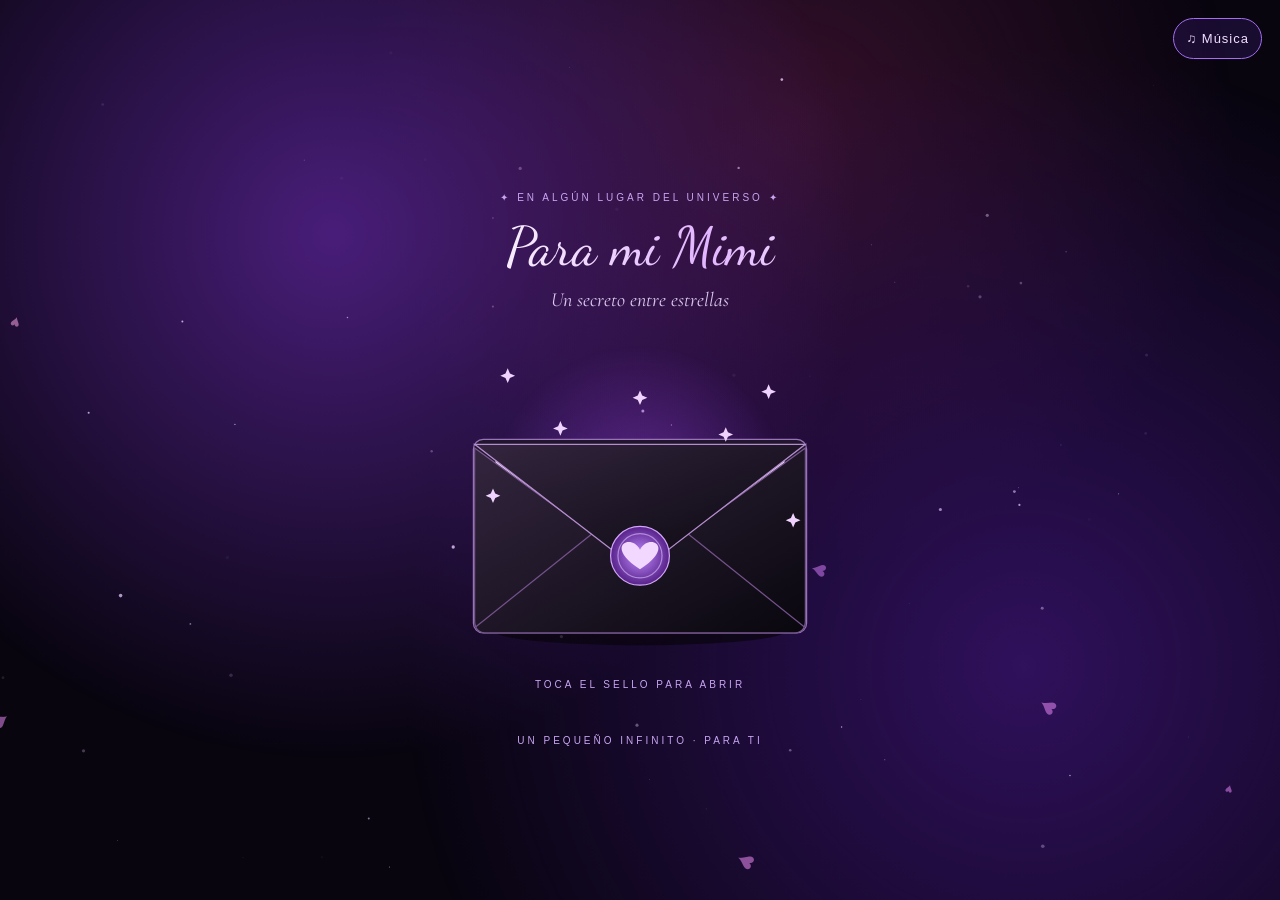
<file: index.html>
<!doctype html>
<html lang="es">
<head>
  <meta charset="utf-8">
  <meta name="viewport" content="width=device-width, initial-scale=1, viewport-fit=cover">
  <title>Para mi Mimi 💜</title>
  <link href="https://fonts.googleapis.com/css2?family=Cormorant+Garamond:ital,wght@0,400;1,400&family=Dancing+Script:wght@400;600&display=swap" rel="stylesheet">
  <link rel="stylesheet" href="css/styles.css?v=3">
</head>
<body data-mode="sobre">
  <div class="aurora"></div>
  <canvas id="stars" aria-hidden="true"></canvas>
  <button id="sound" aria-label="Activar música" aria-pressed="false">♫ Música</button>

  <main>
    <small>✦ EN ALGÚN LUGAR DEL UNIVERSO ✦</small>

    <section id="cover">
      <h1>Para mi Mimi</h1>
      <p class="sub">Un secreto entre estrellas</p>

      <button class="art" id="heart" aria-label="Abrir carta">
        <div class="envelope-stage">
          <!-- Tarjeta de la foto oculta inicialmente dentro del sobre, que emerge y se despliega -->
          <div class="emerging-photo" aria-hidden="true">
            <div class="emerging-frame">
              <img src="img/foto.png" alt="Nosotros juntos 💜">
            </div>
            <span class="emerging-caption">Tú y yo 💜</span>
          </div>

          <svg viewBox="0 0 320 300" aria-hidden="true">
            <defs>
              <linearGradient id="env" x2="1" y2="1">
                <stop stop-color="#33253e"/>
                <stop offset="1" stop-color="#09070e"/>
              </linearGradient>
              <radialGradient id="wax">
                <stop stop-color="#c18aff"/>
                <stop offset="1" stop-color="#572289"/>
              </radialGradient>
            </defs>

            <!-- Sombra y respaldo del sobre -->
            <ellipse class="env-shadow" cx="160" cy="260" rx="120" ry="12" fill="#09050e" opacity=".7"/>
            <rect class="env-back" x="24" y="104" width="272" height="158" rx="8" fill="#21162e" stroke="#9872b6"/>

            <!-- Papel interior decorativo del sobre -->
            <rect class="paper" x="42" y="116" width="236" height="130" rx="5" fill="#e5d4f4"/>

            <!-- Bolsillo frontal del sobre -->
            <g class="pocket">
              <path d="M25 111L160 209 295 111V252Q295 262 285 262H35Q25 262 25 252Z" fill="url(#env)" stroke="#76578d"/>
              <path d="M26 257L126 177M294 257L194 177" stroke="#74518b" fill="none"/>
            </g>

            <!-- Solapa superior del sobre -->
            <path class="flap" d="M25 108H295L174 201Q160 211 146 201Z" fill="url(#env)" stroke="#b58cce"/>

            <!-- Sello de cera -->
            <g class="seal">
              <circle cx="160" cy="199" r="24" fill="url(#wax)" stroke="#d3a4fa"/>
              <circle cx="160" cy="199" r="18" fill="none" stroke="#e2c0ff" opacity=".6"/>
              <path d="M160 210C130 191 153 180 160 194 167 180 190 191 160 210" fill="#f2d8ff"/>
            </g>

            <!-- Destellos alrededor del sobre -->
            <g class="sparkles">
              <path d="M0-6L1.8-1.8 6 0 1.8 1.8 0 6-1.8 1.8-6 0-1.8-1.8Z" fill="#f0d4ff" class="sp" transform="translate(52 52)"/>
              <path d="M0-6L1.8-1.8 6 0 1.8 1.8 0 6-1.8 1.8-6 0-1.8-1.8Z" fill="#f0d4ff" class="sp" transform="translate(265 65)"/>
              <path d="M0-6L1.8-1.8 6 0 1.8 1.8 0 6-1.8 1.8-6 0-1.8-1.8Z" fill="#f0d4ff" class="sp" transform="translate(40 150)"/>
              <path d="M0-6L1.8-1.8 6 0 1.8 1.8 0 6-1.8 1.8-6 0-1.8-1.8Z" fill="#f0d4ff" class="sp" transform="translate(285 170)"/>
              <path d="M0-6L1.8-1.8 6 0 1.8 1.8 0 6-1.8 1.8-6 0-1.8-1.8Z" fill="#f0d4ff" class="sp" transform="translate(160 70)"/>
              <path d="M0-6L1.8-1.8 6 0 1.8 1.8 0 6-1.8 1.8-6 0-1.8-1.8Z" fill="#f0d4ff" class="sp" transform="translate(95 95)"/>
              <path d="M0-6L1.8-1.8 6 0 1.8 1.8 0 6-1.8 1.8-6 0-1.8-1.8Z" fill="#f0d4ff" class="sp" transform="translate(230 100)"/>
            </g>
          </svg>
        </div>
      </button>
      <p class="hint">TOCA EL SELLO PARA ABRIR</p>
    </section>

    <section id="letter" hidden>
      <div class="tiny">♡</div>
      <h1>Para mi Mimi 💜</h1>

      <figure class="photo-card">
        <div class="photo-frame">
          <img src="img/foto.png" alt="Nosotros juntos 💜">
        </div>
        <figcaption class="photo-caption">Tú y yo 💜</figcaption>
      </figure>

      <div id="message" aria-live="polite"></div>

      <div id="finale" hidden>
        <div class="flowers" aria-hidden="true">✿ ❀ ✿</div>
        <svg id="constellation" viewBox="0 0 280 230" role="img" aria-label="Corazón formado por estrellas"></svg>
        <p class="signature">De todas las casualidades que pudieron pasar en este universo infinito mi favorita siempre será haber coincidido contigo</p>
        <p>Te quiero y te amo muchísimo mi Mimi 💜</p>
        <button id="back">Volver al inicio</button>
      </div>
    </section>

    <footer>UN PEQUEÑO INFINITO · PARA TI</footer>
  </main>

  <script src="js/script.js?v=3"></script>
</body>
</html>
</file>
<file: css/styles.css>
:root {
  --bg: #08050f;
  --tx: #f7eeff;
  --soft: #dccbee;
  --acc: #c8a5f1;
  color-scheme: dark;
  box-sizing: border-box;
  padding-top: env(safe-area-inset-top, 0px);
  padding-bottom: env(safe-area-inset-bottom, 0px);
}

html {
  scroll-padding-top: env(safe-area-inset-top, 0px);
}

* {
  box-sizing: border-box;
  margin: 0;
  -webkit-tap-highlight-color: transparent;
}

body {
  background: var(--bg);
  color: var(--tx);
  font-family: 'Cormorant Garamond', Georgia, serif;
  min-height: 100svh;
  display: grid;
  place-items: center;
  text-align: center;
  overflow-x: hidden;
}

.aurora {
  position: fixed;
  inset: -10%;
  z-index: 0;
  will-change: transform;
  background:
    radial-gradient(circle at 30% 30%, #6a2bb0aa, transparent 40%),
    radial-gradient(circle at 75% 70%, #3a1470cc, transparent 45%),
    radial-gradient(circle at 60% 20%, #b0307a44, transparent 35%);
  animation: drift 18s ease-in-out infinite alternate;
}

canvas {
  position: fixed;
  inset: 0;
  width: 100%;
  height: 100%;
  pointer-events: none;
  z-index: 0;
}

main {
  position: relative;
  z-index: 1;
  width: min(92%, 440px);
  padding: 76px 24px 44px;
}

small,
footer,
.hint {
  font: 10px Arial, sans-serif;
  letter-spacing: 3px;
  color: var(--acc);
}

small {
  animation: appear 1.6s 0.2s both;
}

footer {
  margin-top: 45px;
}

.hint {
  animation: blink 2.6s ease-in-out infinite;
}

h1 {
  font: 400 clamp(40px, 11vw, 54px) / 1.15 'Dancing Script', cursive;
  background: linear-gradient(90deg, #fff, #e2b6ff, #fff, #e2b6ff);
  background-size: 200% 100%;
  -webkit-background-clip: text;
  background-clip: text;
  color: transparent;
  animation: shine 6s linear infinite;
  margin: 10px 0;
}

.sub {
  font-size: 20px;
  font-style: italic;
  color: var(--soft);
  animation: appear 1.6s 0.6s both;
}

button {
  cursor: pointer;
  color: #f2dfff;
  background: #7c3aed25;
  border: 1px solid #a66df4;
  border-radius: 30px;
  padding: 14px 24px;
  font: 13px Arial, sans-serif;
  letter-spacing: 1px;
  transition: background 0.3s, transform 0.3s;
}

button:hover {
  background: #7c3aed55;
  transform: translateY(-2px);
}

#sound {
  position: fixed;
  right: 18px;
  top: calc(18px + env(safe-area-inset-top, 0px));
  z-index: 3;
  padding: 12px;
}

.art {
  position: relative;
  isolation: isolate;
  display: block;
  width: 100%;
  padding: 0;
  border: 0;
  background: none;
  overflow: visible;
  animation: float 6s ease-in-out infinite, appear 1.6s 0.4s both;
}

.art:hover {
  background: none;
  transform: none;
}

.envelope-stage {
  position: relative;
  width: 100%;
  display: grid;
  place-items: center;
}

.art svg {
  position: relative;
  z-index: 1;
  display: block;
  width: 100%;
  height: auto;
  max-height: 52svh;
  overflow: visible;
  transition: opacity 0.65s ease, transform 0.65s ease;
}

.art:before {
  content: '';
  position: absolute;
  inset: 6% 8%;
  border-radius: 50%;
  background: radial-gradient(circle, #9a45e777, transparent 65%);
  z-index: -1;
}

.art:focus-visible {
  outline: 2px solid #d8a3ff;
  border-radius: 20px;
}

/* Tarjeta emergente que sale del sobre y se despliega hasta formar el cuadro */
.emerging-photo {
  position: absolute;
  z-index: 3;
  width: 88%;
  padding: 12px 12px 16px;
  background: linear-gradient(145deg, rgba(52, 26, 84, 0.92), rgba(20, 10, 35, 0.96));
  border: 1px solid rgba(216, 163, 255, 0.55);
  border-radius: 18px;
  box-shadow:
    0 18px 42px rgba(0, 0, 0, 0.7),
    0 0 32px rgba(168, 85, 247, 0.38);
  pointer-events: none;
  opacity: 0;
  transform: translateY(34px) scale(0.42);
  transform-origin: center center;
}

.emerging-frame {
  overflow: hidden;
  border-radius: 12px;
  border: 1px solid rgba(236, 208, 255, 0.28);
}

.emerging-frame img {
  display: block;
  width: 100%;
  height: auto;
  border-radius: 11px;
}

.emerging-caption {
  display: block;
  margin-top: 10px;
  font-family: 'Dancing Script', cursive;
  font-size: 22px;
  color: #f2dfff;
  text-shadow: 0 0 14px rgba(168, 85, 247, 0.6);
}

#letter:not([hidden]) {
  animation: appear 0.8s ease;
}

.tiny {
  font-size: 60px;
  color: #dbabff;
  text-shadow: 0 0 30px #a855f7;
  animation: beat 1.6s ease-in-out infinite;
}

/* Cuadro de la foto dentro de la carta abierta */
.photo-card {
  margin: 22px auto 28px;
  padding: 12px 12px 18px;
  background: linear-gradient(145deg, rgba(52, 26, 84, 0.72), rgba(20, 10, 35, 0.88));
  border: 1px solid rgba(216, 163, 255, 0.42);
  border-radius: 18px;
  box-shadow:
    0 14px 36px rgba(0, 0, 0, 0.55),
    0 0 28px rgba(168, 85, 247, 0.28);
  backdrop-filter: blur(8px);
  transform-origin: center;
  animation: settlePhoto 0.55s cubic-bezier(0.22, 1, 0.36, 1) both;
}

.photo-frame {
  position: relative;
  overflow: hidden;
  border-radius: 12px;
  border: 1px solid rgba(236, 208, 255, 0.25);
}

.photo-frame::after {
  content: '';
  position: absolute;
  inset: 0;
  background: linear-gradient(to top, rgba(15, 7, 26, 0.35), transparent 40%);
  pointer-events: none;
}

.photo-frame img {
  display: block;
  width: 100%;
  height: auto;
  border-radius: 11px;
  transform: scale(1.01);
  transition: transform 0.6s ease;
}

.photo-card:hover .photo-frame img {
  transform: scale(1.04);
}

.photo-caption {
  margin-top: 12px;
  font-family: 'Dancing Script', cursive;
  font-size: 24px;
  color: #f2dfff;
  text-shadow: 0 0 14px rgba(168, 85, 247, 0.6);
}

#message {
  margin-top: 14px;
}

#message p {
  font-size: 21px;
  line-height: 1.7;
  color: var(--soft);
  text-align: left;
  margin: 0 0 22px;
}

.w {
  display: inline-block;
  opacity: 0;
  transform: translateY(8px);
  animation: wordin 0.7s ease forwards;
}

#finale {
  margin-top: 36px;
}

#finale p {
  font-size: 20px;
  line-height: 1.7;
  color: var(--soft);
  animation: appear 2s both;
}

#finale .signature {
  font-style: italic;
  color: #ecd0ff;
  margin-top: 10px;
}

#finale button {
  margin-top: 18px;
  animation: appear 2s 1s both;
}

.flowers {
  font-size: 42px;
  color: #d8a3ff;
  letter-spacing: 12px;
  text-shadow: 0 0 20px #a855f7;
  animation: sway 4s ease-in-out infinite;
}

#constellation {
  width: 100%;
  max-width: 300px;
  overflow: visible;
  animation: beat 1.8s ease-in-out 4s infinite;
}

#constellation circle {
  fill: #eac9ff;
  animation: gather 2.8s cubic-bezier(0.2, 0.7, 0.2, 1) both;
  animation-delay: var(--delay);
}

#constellation circle:nth-child(4n) {
  animation:
    gather 2.8s cubic-bezier(0.2, 0.7, 0.2, 1) both,
    tw 3s ease-in-out infinite;
  animation-delay: var(--delay), calc(3s + var(--delay) * 4);
}

#constellation .ln {
  fill: none;
  stroke: #d9a8ff88;
  stroke-width: 1;
  stroke-dasharray: 1;
  stroke-dashoffset: 1;
  animation: draw 3.5s 2.2s ease forwards;
}

.ring {
  transform-origin: 160px 140px;
  animation: spin 26s linear infinite;
}

.sp {
  animation: tw 2.4s ease-in-out infinite;
}

.sp:nth-child(2n) {
  animation-delay: 0.8s;
}

.sp:nth-child(3n) {
  animation-delay: 1.5s;
}

.fp {
  transform-box: fill-box;
  transform-origin: center;
  animation: fall 7s ease-in infinite;
}

.fp + .fp {
  animation-delay: 3.5s;
}

.bloom {
  transform-origin: 160px 140px;
  animation: pulse 4s ease-in-out infinite;
}

.flap {
  transform-origin: 160px 108px;
  transition: transform 0.55s cubic-bezier(0.4, 0, 0.2, 1);
}

.paper {
  transition: transform 0.65s ease 0.15s, opacity 0.45s ease 0.45s;
}

.seal {
  transform-box: fill-box;
  transform-origin: center;
  transition: opacity 0.25s, transform 0.25s;
  animation: glow 2.4s ease-in-out infinite;
}

.opening .flap {
  transform: scaleY(-1);
}

.opening .paper {
  transform: translateY(-45px);
  opacity: 0;
}

.opening .seal {
  opacity: 0;
  transform: scale(0.5);
}

.opening svg {
  opacity: 0;
  transform: translateY(25px) scale(0.92);
  transition-delay: 0.75s;
}

.opening .emerging-photo {
  animation: emergeAndUnfoldPhoto 1.65s cubic-bezier(0.22, 1, 0.36, 1) 0.3s forwards;
}

@keyframes emergeAndUnfoldPhoto {
  0% {
    opacity: 0;
    transform: translateY(28px) scale(0.42);
    clip-path: inset(0 0 42% 0 round 14px);
  }
  28% {
    opacity: 1;
    transform: translateY(-26px) scale(0.62);
    clip-path: inset(0 0 0% 0 round 16px);
  }
  65% {
    opacity: 1;
    transform: translateY(-42px) scale(0.88);
    clip-path: inset(0 0 0% 0 round 18px);
  }
  100% {
    opacity: 1;
    transform: translateY(-10px) scale(1);
    clip-path: inset(0 0 0% 0 round 18px);
  }
}

@keyframes settlePhoto {
  0% {
    opacity: 0.9;
    transform: scale(0.96);
  }
  100% {
    opacity: 1;
    transform: scale(1);
  }
}

@keyframes drift {
  to {
    transform: translate(3%, 2%) scale(1.06);
  }
}

@keyframes float {
  50% {
    transform: translateY(-9px);
  }
}

@keyframes pulse {
  50% {
    transform: scale(1.07);
  }
}

@keyframes beat {
  0%,
  100% {
    transform: scale(1);
  }
  15% {
    transform: scale(1.08);
  }
  30% {
    transform: scale(1);
  }
  45% {
    transform: scale(1.05);
  }
}

@keyframes appear {
  from {
    opacity: 0;
    transform: translateY(15px);
  }
  to {
    opacity: 1;
    transform: none;
  }
}

@keyframes blink {
  50% {
    opacity: 0.35;
  }
}

@keyframes shine {
  to {
    background-position: -200% 0;
  }
}

@keyframes wordin {
  to {
    opacity: 1;
    transform: none;
  }
}

@keyframes spin {
  to {
    transform: rotate(360deg);
  }
}

@keyframes tw {
  50% {
    opacity: 0.25;
  }
}

@keyframes sway {
  50% {
    transform: translateY(-5px);
  }
}

@keyframes glow {
  50% {
    transform: scale(0.95);
  }
}

@keyframes fall {
  0% {
    transform: translate(0, 0) rotate(0);
    opacity: 0;
  }
  15% {
    opacity: 1;
  }
  100% {
    transform: translate(-34px, 125px) rotate(220deg);
    opacity: 0;
  }
}

@keyframes gather {
  from {
    transform: translate(var(--dx), var(--dy));
    opacity: 0.1;
  }
  to {
    transform: none;
    opacity: 1;
  }
}

@keyframes draw {
  to {
    stroke-dashoffset: 0;
  }
}

@media (prefers-reduced-motion: reduce) {
  * {
    animation: none !important;
    transition: none !important;
  }
  .w {
    opacity: 1;
    filter: none;
    transform: none;
  }
  #constellation .ln {
    stroke-dashoffset: 0;
  }
}

@media (max-width: 480px) {
  main {
    padding: 64px 18px 36px;
  }
  #message p {
    font-size: 19px;
  }
  #finale p {
    font-size: 18px;
  }
  .tiny {
    font-size: 48px;
  }
  #sound {
    padding: 10px;
    font-size: 12px;
  }
}

@media (max-height: 620px) {
  .art svg {
    max-height: 42svh;
  }
}

@media (hover: none) {
  h1 {
    animation: none;
    background-position: 0 0;
  }
}
</file>
